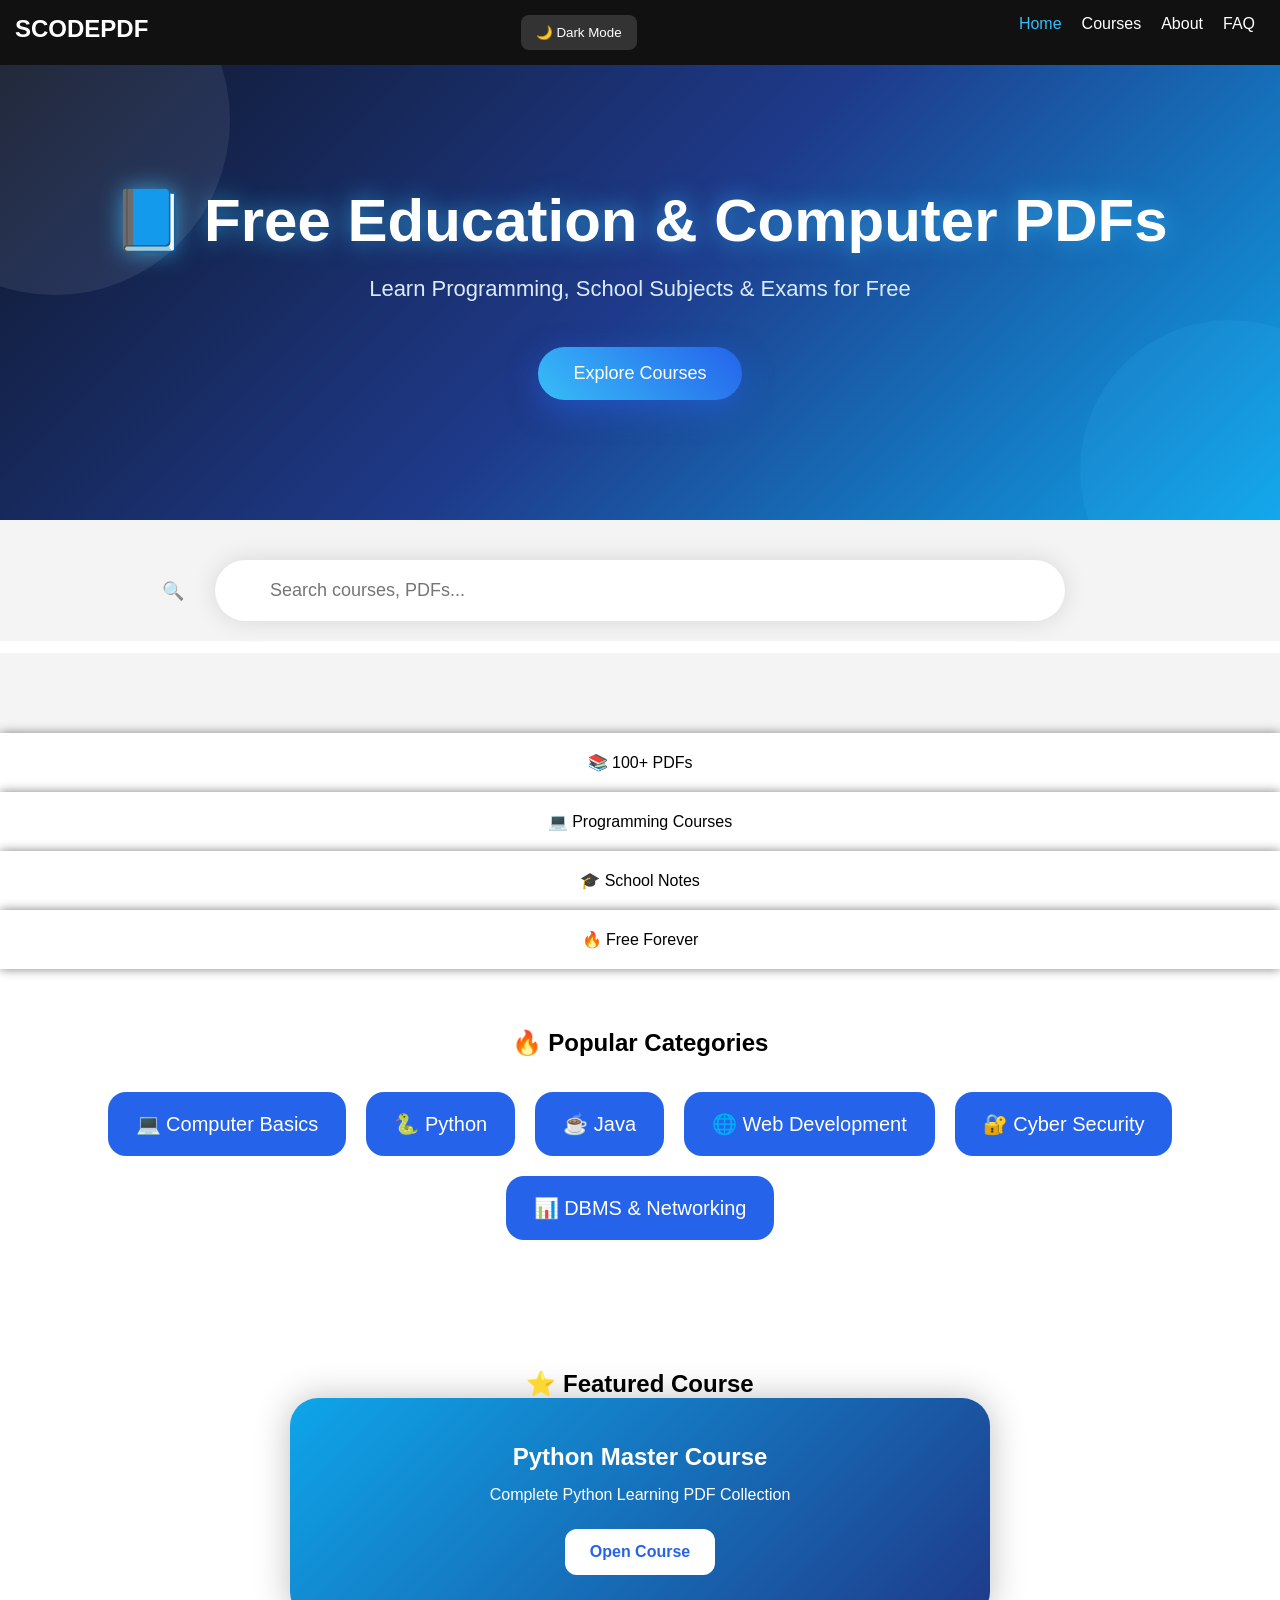
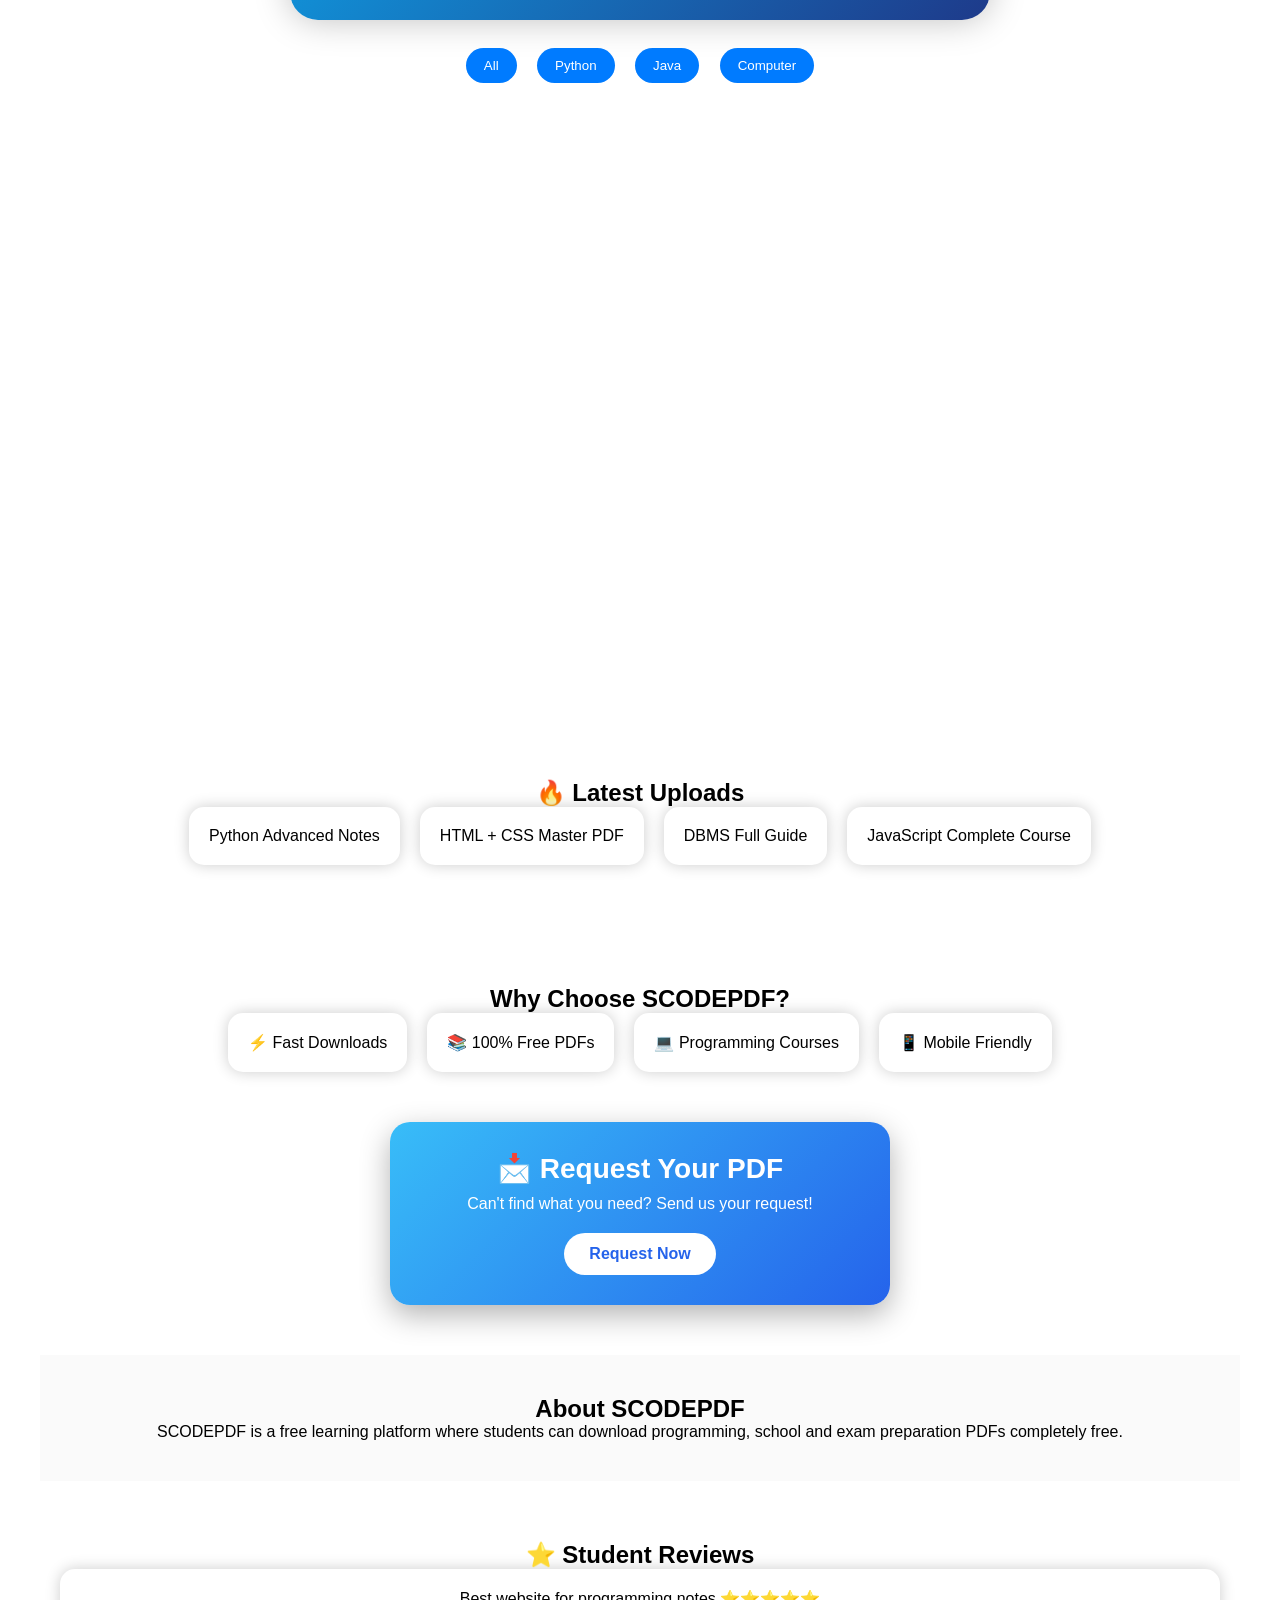
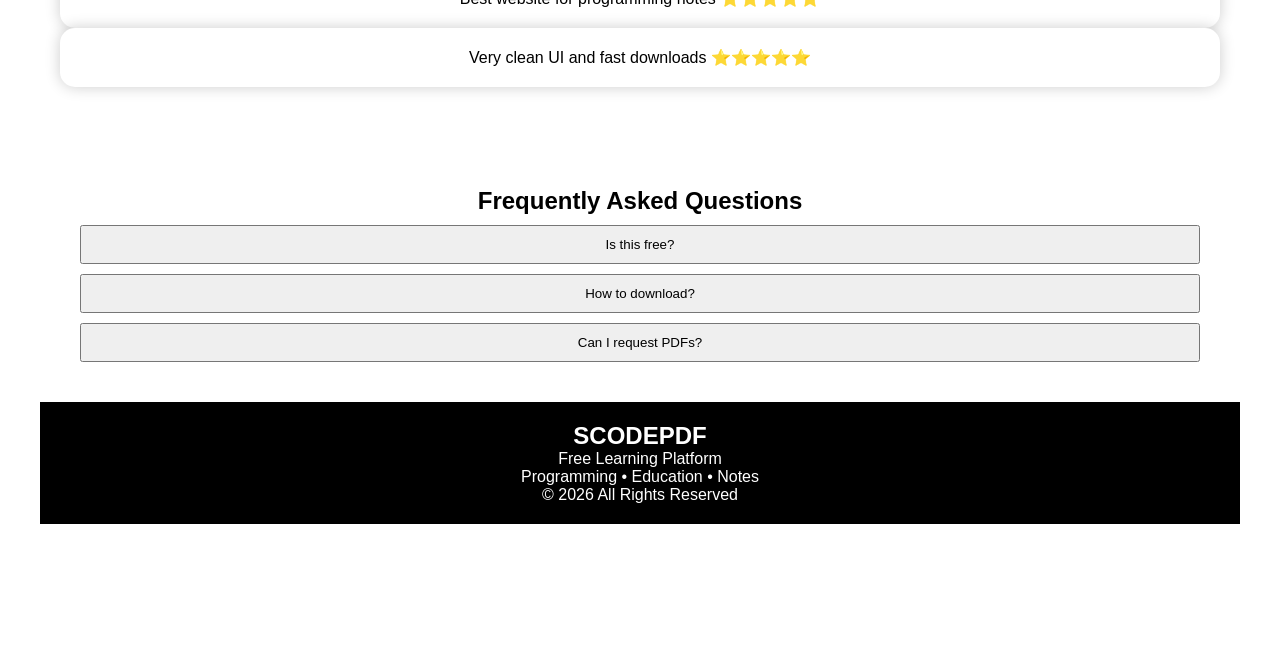
<file: index.html>
<!DOCTYPE html>
<html lang="en">
<head>
<meta charset="UTF-8">
<meta name="viewport" content="width=device-width, initial-scale=1.0">
<title>SCODEPDF - Ultimate Learning Hub</title>
<meta name="description"
content="Download free Programming PDFs, Python Notes, Java, C++, School Notes and Study Material from SCODEPDF.">

<meta name="keywords"
content="python pdf, java notes, c++ pdf, free education pdf, programming notes, scodepdf">

<meta name="author"
content="SCODEPDF">
<link rel="stylesheet" href="style.css">
<link
rel="manifest"
href="manifest.json">
</head>
<body>
  <div id="progressBar"></div>

<!-- NAVBAR -->
<nav class="navbar">
  <h1 class="logo">SCODEPDF</h1>
  <button id="themeBtn" onclick="toggleTheme()">
🌙 Dark Mode
</button>
  <ul>
    <li><a href="#home">Home</a></li>
    <li><a href="#courses">Courses</a></li>
    <li><a href="#about">About</a></li>
    <li><a href="#faq">FAQ</a></li>
  </ul>
</nav>

<!-- HERO -->
<section id="home" class="hero">
  <h1>📘 Free Education & Computer PDFs</h1>
  <p>Learn Programming, School Subjects & Exams for Free</p>
  <button onclick="document.getElementById('courses').scrollIntoView({behavior:'smooth'})">
    Explore Courses
  </button>
</section>
<div class="search-box">
  <div class="search-wrapper">

    <span class="search-icon">🔍</span>

    <input 
      type="text" 
      id="search" 
      placeholder="Search courses, PDFs..." 
      onkeyup="searchPDF()"
      oninput="showSuggestions()"
    >

  </div>

  <!-- SUGGESTIONS BOX -->
  <div id="suggestions"></div>
</div>

<p id="resultCount"></p>

<!-- STATS -->
<section class="stats">
 </section>
  <div class="box">📚 100+ PDFs</div>
  <div class="box">💻 Programming Courses</div>
  <div class="box">🎓 School Notes</div>
  <div class="box">🔥 Free Forever</div>
</section>

 <!-- POPULAR CATEGORIES -->

<section class="categories">

<h2>🔥 Popular Categories</h2>
<div class="cat-grid">

<a href="computer.html" class="cat-card">
💻 Computer Basics
</a>

<a href="pythonPage.html" class="cat-card">
🐍 Python
</a>

<a href="java.html" class="cat-card">
☕ Java
</a>

<a href="webdev.html" class="cat-card">
🌐 Web Development
</a>

<a href="cyber.html" class="cat-card">
🔐 Cyber Security
</a>

<a href="dbms.html" class="cat-card">
📊 DBMS & Networking
</a>

</div>

</section>

<!-- FEATURED COURSE -->

<section class="featured">

<h2>⭐ Featured Course</h2>

<div class="featured-card">

<h1>Python Master Course</h1>

<p>
Complete Python Learning PDF Collection
</p>

<a href="#">
Open Course
</a>

</div>


<div class="filters">

<button onclick="filterCards('all')">

All

</button>

<button onclick="filterCards('python')">

Python

</button>

<button onclick="filterCards('java')">

Java

</button>

<button onclick="filterCards('computer')">

Computer

</button>

</div>

<!-- COURSES -->
<section id="courses" class="courses">

<!-- 1 -->
<div class="card">
<h2>Python Basics</h2>
<p>Complete Python Guide</p>
<a href="pdfs/python.pdf" target="_blank">Download</a>
</div>

<!-- 2 -->
<div class="card">
<h2>C++ Full Course</h2>
<p>Programming Guide</p>
<a href="c++.pdf" target="_blank">Download</a>
</div>

<!-- 3 -->
<div class="card">
<h2>Java Course</h2>
<p>Java Programming PDF</p>
<a href="pdfs/java.pdf" target="_blank">Download</a>
</div>

<!-- 4 -->
<div class="card">
<h2>JavaScript Notes</h2>
<p>JS Full Guide</p>
<a href="./javascript.pdf" target="_blank">Download</a>
</div>

<!-- 5 -->
<div class="card">
<h2>HTML Complete</h2>
<p>Web Development Basics</p>
<a href="pdfs/html.pdf" target="_blank">Download</a>
</div>

<!-- 6 -->
<div class="card">
<h2>CSS Mastery</h2>
<p>Designing Guide</p>
<a href="pdfs/css.pdf" target="_blank">Download</a>
</div>

<!-- 7 -->
<div class="card">
<h2>Math Class 10</h2>
<p>Board Exam Notes</p>
<a href="pdfs/math10.pdf" target="_blank">Download</a>
</div>

<!-- 8 -->
<div class="card">
<h2>Science Notes</h2>
<p>Physics + Chemistry</p>
<a href="pdfs/science.pdf" target="_blank">Download</a>
</div>

<!-- 9 -->
<div class="card">
<h2>English Grammar</h2>
<p>Basic to Advanced</p>
<a href="pdfs/english.pdf" target="_blank">Download</a>
</div>

<!-- 10 -->
<div class="card">
<h2>Computer Basics</h2>
<p>DCA | ADCA PDF</p>
<a href="computer.html">
Open Course
</a>
</div>

<!-- 11 -->
<div class="card">
<h2>Operating System</h2>
<p>OS Full Notes</p>
<a href="pdfs/os.pdf" target="_blank">Download</a>
</div>

<!-- 12 -->
<div class="card">
<h2>DBMS Notes</h2>
<p>Database Guide</p>
<a href="Dbms.pdf" target="_blank">Download</a>
</div>

<!-- 13 -->
<div class="card">
<h2>Networking</h2>
<p>Computer Networks PDF</p>
<a href="pdfs/network.pdf" target="_blank">Download</a>
</div>

<!-- 14 -->
<div class="card">
<h2>Cyber Security</h2>
<p>Security Basics</p>
<a href="pdfs/security.pdf" target="_blank">Download</a>
</div>

</section>
<section class="latest">

<h2>🔥 Latest Uploads</h2>

<div class="latest-box">

<div class="latest-card">
Python Advanced Notes
</div>

<div class="latest-card">
HTML + CSS Master PDF
</div>

<div class="latest-card">
DBMS Full Guide
</div>

<div class="latest-card">
JavaScript Complete Course
</div>

</div>

</section>
<section class="why">

<h2>Why Choose SCODEPDF?</h2>

<div class="why-grid">

<div class="feature">
⚡ Fast Downloads
</div>

<div class="feature">
📚 100% Free PDFs
</div>

<div class="feature">
💻 Programming Courses
</div>

<div class="feature">
📱 Mobile Friendly
</div>

</div>
<div class="request-card">
  <h2>📩 Request Your PDF</h2>
  <p>Can't find what you need? Send us your request!</p>

  <a class="request-btn" href="https://docs.google.com/forms/d/e/1FAIpQLScFQND764qGvV4tms-mjFQaKdmQ1Nl7iS6uo22m9bsxbUPhfw/viewform?usp=pp_url" target="_blank">
    Request Now
  </a>
</div>


<!-- ABOUT -->
<section id="about" class="about">
  <h2>About SCODEPDF</h2>
  <p>
    SCODEPDF is a free learning platform where students can download programming,
    school and exam preparation PDFs completely free.
  </p>
</section>
<section class="review">

<h2>⭐ Student Reviews</h2>

<div class="review-card">
Best website for programming notes ⭐⭐⭐⭐⭐
</div>

<div class="review-card">
Very clean UI and fast downloads ⭐⭐⭐⭐⭐
</div>

</section>

<!-- FAQ -->
<section id="faq" class="faq">

<h2>Frequently Asked Questions</h2>

<div class="faq-item">
<button onclick="toggleFAQ(this)">Is this free?</button>
<p>Yes, 100% free for all students.</p>
</div>

<div class="faq-item">
<button onclick="toggleFAQ(this)">How to download?</button>
<p>Click download button and file will start downloading.</p>
</div>

<div class="faq-item">
<button onclick="toggleFAQ(this)">Can I request PDFs?</button>
<p>Yes, feature coming soon.</p>
</div>

</section>


<!-- FOOTER -->
<footer>

<h2>SCODEPDF</h2>

<p>Free Learning Platform</p>

<p>

Programming • Education • Notes

</p>

<p>

© 2026 All Rights Reserved

</p>

</footer>

<button id="topBtn" onclick="topFunction()">
⬆
</button>

<button id="installBtn">
📲 Download App
</button>


<script src="script.js"></script>

</body>
</html>
</file>
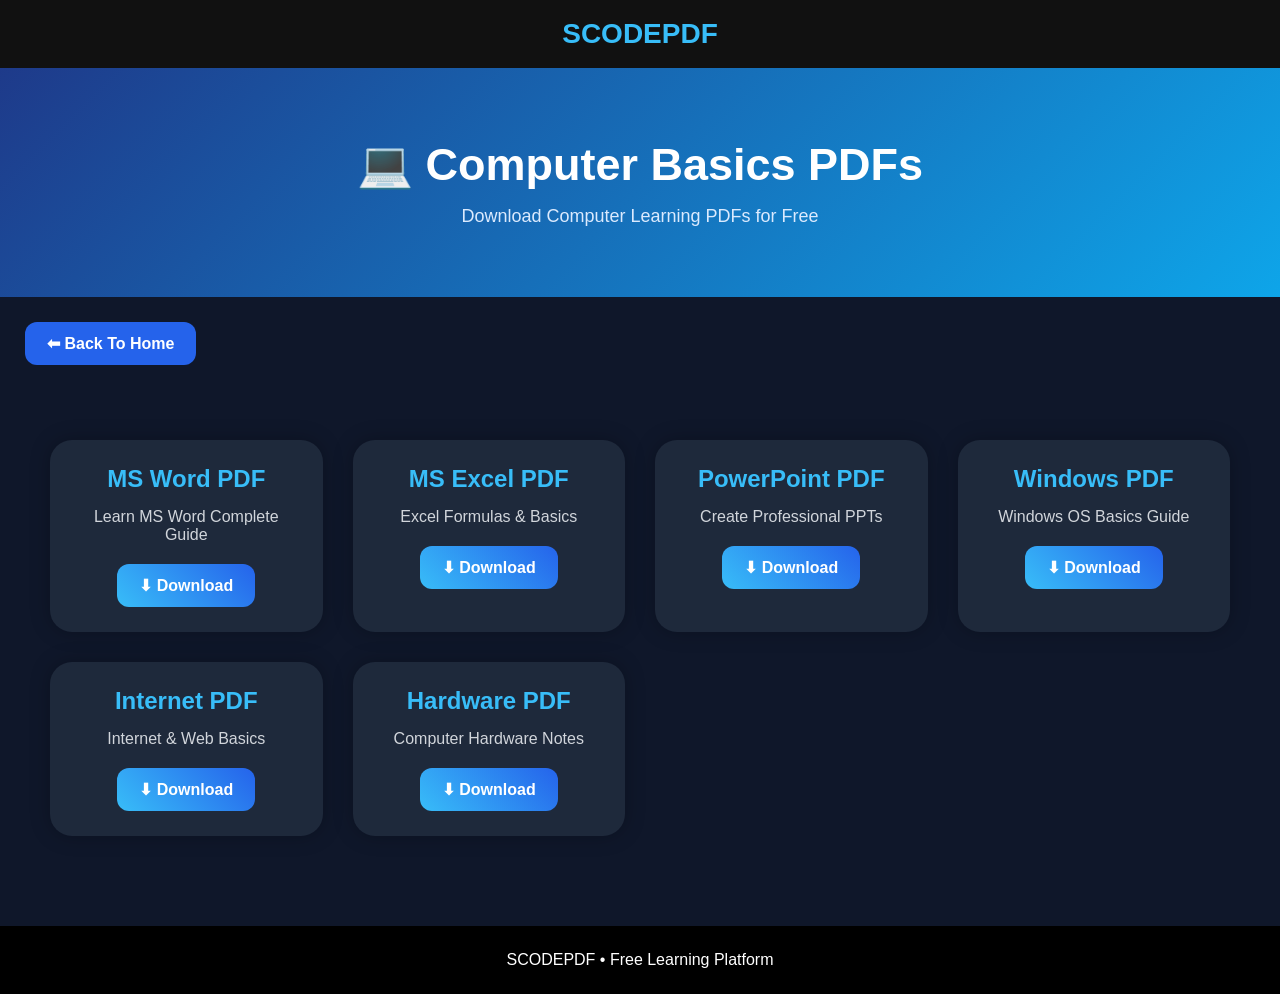
<file: computer.html>
<!DOCTYPE html>
<html lang="en">
<head>
<meta charset="UTF-8">
<meta name="viewport" content="width=device-width, initial-scale=1.0">

<title>Computer Basics - SCODEPDF</title>

<style>

*{
margin:0;
padding:0;
box-sizing:border-box;
font-family:Arial;
}

body{
background:#0f172a;
color:white;
}

.navbar{
background:#111;
padding:18px;
text-align:center;
font-size:28px;
font-weight:bold;
color:#38bdf8;
position:sticky;
top:0;
}

.hero{
text-align:center;
padding:70px 20px;
background:
linear-gradient(135deg,#1e3a8a,#0ea5e9);
}

.hero h1{
font-size:45px;
margin-bottom:15px;
}

.hero p{
font-size:18px;
color:#dbeafe;
}

.grid{
display:grid;
grid-template-columns:
repeat(auto-fit,minmax(250px,1fr));

gap:30px;

padding:50px;
}

.card{

background:#1e293b;

padding:25px;

border-radius:22px;

text-align:center;

transition:.35s;

box-shadow:
0 0 20px rgba(0,0,0,.25);

}

.card:hover{

transform:
translateY(-10px);

box-shadow:
0 0 35px rgba(56,189,248,.45);

}

.card h2{

margin-bottom:15px;

color:#38bdf8;

}

.card p{

margin-bottom:20px;

color:#d1d5db;

}

.card a{

display:inline-block;

padding:12px 22px;

background:
linear-gradient(
45deg,
#38bdf8,
#2563eb
);

color:white;

text-decoration:none;

border-radius:12px;

font-weight:bold;

}

.card a:hover{

opacity:.9;

}

footer{

text-align:center;

padding:25px;

background:#000;

margin-top:40px;

}
.backBtn{

display:inline-block;

margin:25px;

padding:12px 22px;

background:#2563eb;

color:white;

text-decoration:none;

border-radius:12px;

font-weight:bold;

}

</style>
</head>

<body>

<div class="navbar">
SCODEPDF
</div>

<section class="hero">

<h1>💻 Computer Basics PDFs</h1>

<p>
Download Computer Learning PDFs
for Free
</p>

</section>
<a href="index.html" class="backBtn">
⬅ Back To Home
</a>

<div class="grid">

<div class="card">
<h2>MS Word PDF</h2>
<p>Learn MS Word Complete Guide</p>
<a href="pdfs/msword.pdf" download>
⬇ Download
</a>
</div>

<div class="card">
<h2>MS Excel PDF</h2>
<p>Excel Formulas & Basics</p>
<a href="pdfs/excel.pdf" download>
⬇ Download
</a>
</div>

<div class="card">
<h2>PowerPoint PDF</h2>
<p>Create Professional PPTs</p>
<a href="pdfs/ppt.pdf" download>
⬇ Download
</a>
</div>

<div class="card">
<h2>Windows PDF</h2>
<p>Windows OS Basics Guide</p>
<a href="pdfs/windows.pdf" download>
⬇ Download
</a>
</div>

<div class="card">
<h2>Internet PDF</h2>
<p>Internet & Web Basics</p>
<a href="pdfs/internet.pdf" download>
⬇ Download
</a>
</div>

<div class="card">
<h2>Hardware PDF</h2>
<p>Computer Hardware Notes</p>
<a href="pdfs/hardware.pdf" download>
⬇ Download
</a>
</div>

</div>

<footer>

SCODEPDF • Free Learning Platform

</footer>

</body>
</html>
</file>
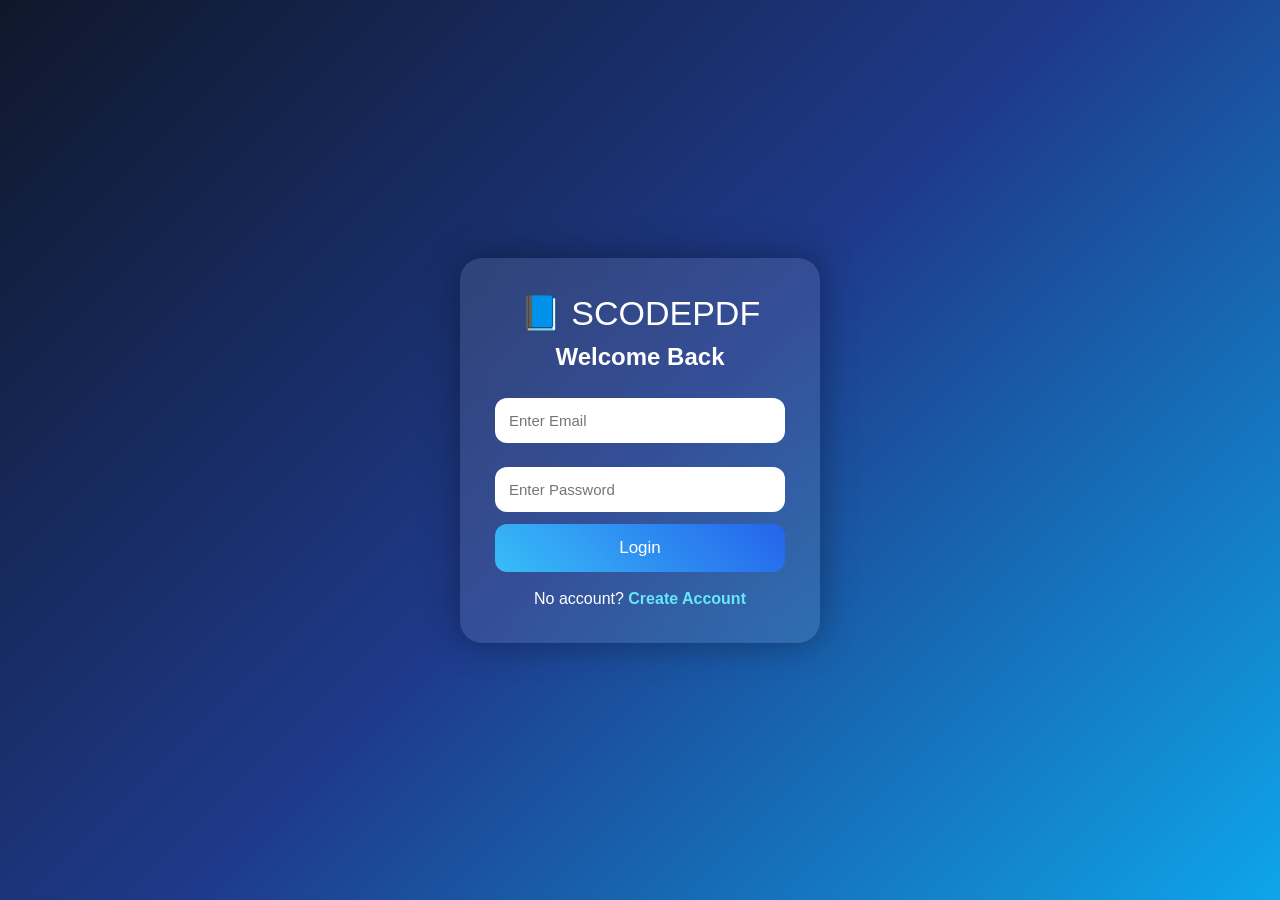
<file: login.html>
<!DOCTYPE html>
<html lang="en">
<head>
<meta charset="UTF-8">
<meta name="viewport" content="width=device-width, initial-scale=1.0">
<title>SCODEPDF Login</title>

<style>

*{
margin:0;
padding:0;
box-sizing:border-box;
font-family:Arial,sans-serif;
}

body{
display:flex;
justify-content:center;
align-items:center;
height:100vh;
background:linear-gradient(135deg,#0f172a,#1e3a8a,#0ea5e9);
}

.container{
width:360px;
background:rgba(255,255,255,.1);
backdrop-filter:blur(12px);
padding:35px;
border-radius:22px;
text-align:center;
box-shadow:0 0 35px rgba(0,0,0,.35);
color:white;
}

.logo{
font-size:34px;
margin-bottom:10px;
}

h2{
margin-bottom:15px;
}

input{
width:100%;
padding:14px;
margin:12px 0;
border:none;
border-radius:12px;
outline:none;
font-size:15px;
}

button{
width:100%;
padding:14px;
border:none;
border-radius:12px;
background:linear-gradient(45deg,#38bdf8,#2563eb);
color:white;
font-size:17px;
cursor:pointer;
transition:.3s;
}

button:hover{
transform:scale(1.04);
}

a{
color:#67e8f9;
text-decoration:none;
font-weight:bold;
}

p{
margin-top:18px;
}

/* POPUP */

#popup{

position:fixed;
top:0;
left:0;
width:100%;
height:100%;
background:rgba(0,0,0,.65);

display:flex;
justify-content:center;
align-items:center;

}

.popup-box{

background:white;
color:#111;

padding:30px;
border-radius:22px;

text-align:center;

width:330px;

box-shadow:0 0 35px rgba(0,0,0,.35);

animation:pop .35s ease;

}

.popup-box h3{

margin-bottom:10px;

}

.popup-box p{

margin:14px 0;

color:#444;

}

.popup-box button{

margin-top:12px;

background:linear-gradient(45deg,#38bdf8,#2563eb);

}

@keyframes pop{

from{
transform:scale(.7);
opacity:0;
}

to{
transform:scale(1);
opacity:1;
}

}

</style>
</head>
<body>

<div class="container">

<div class="logo">

📘 SCODEPDF

</div>

<h2>Welcome Back</h2>

<input
type="email"
id="email"
placeholder="Enter Email">

<input
type="password"
id="password"
placeholder="Enter Password">

<button onclick="login()">

Login

</button>

<p>

No account?

<a href="signup.html">

Create Account

</a>

</p>

</div>

<script>

function login(){

localStorage.setItem(
"loggedIn",
"true"
);

document.body.insertAdjacentHTML(

"beforeend",

`<div id="popup">

<div class="popup-box">

<h3>

✅ Login Successful!

</h3>

<p>

Welcome Back to SCODEPDF 🚀

</p>

<button onclick="goHome()">

Continue →

</button>

</div>

</div>`

);

}

function goHome(){

window.location.href=
"index.html";

}

</script>

</body>
</html>
</file>
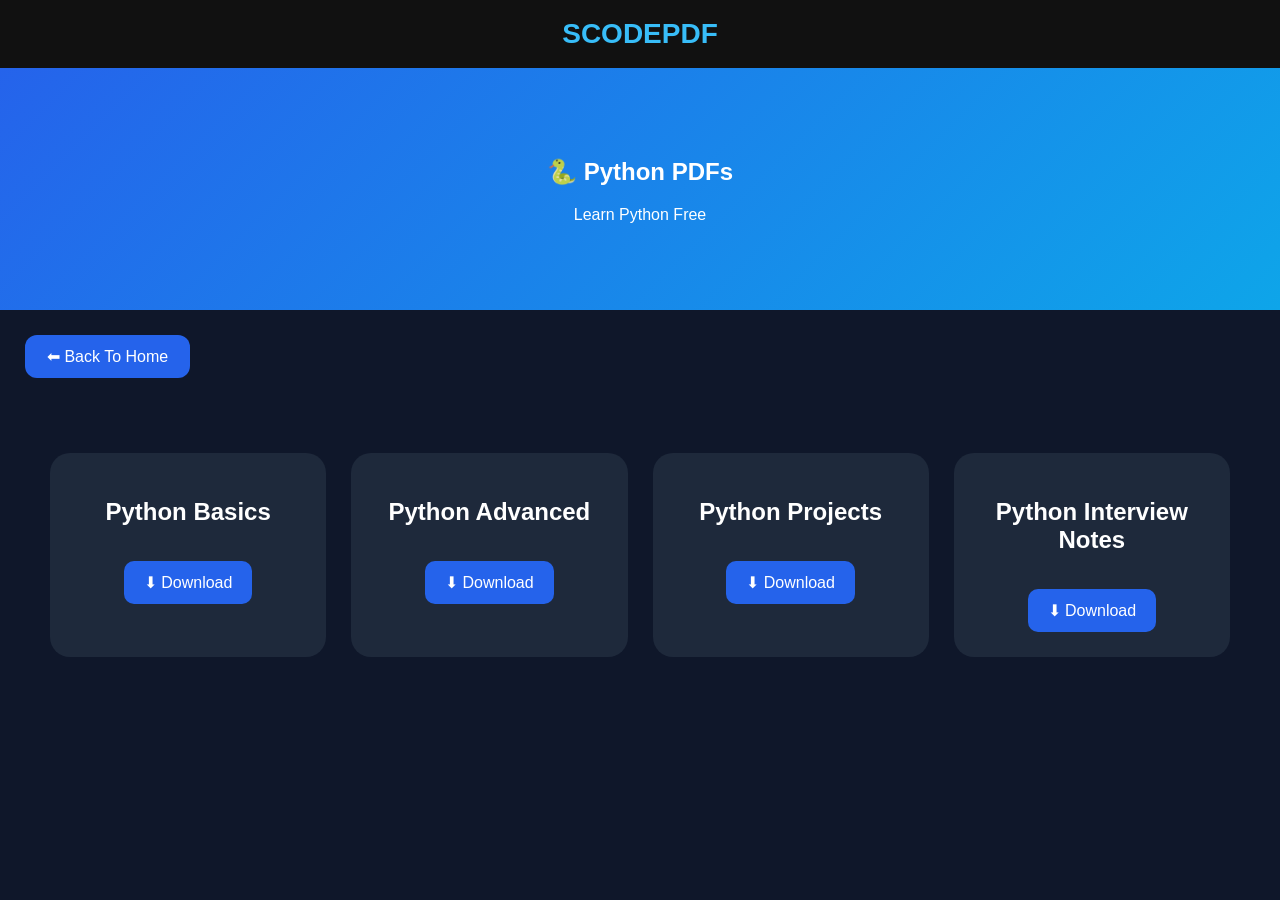
<file: pythonPage.html>
<!DOCTYPE html>
<html>
<head>
<title>Python Courses - SCODEPDF</title>

<style>

body{
margin:0;
font-family:Arial;
background:#0f172a;
color:white;
}

.navbar{
background:#111;
padding:18px;
text-align:center;
font-size:28px;
font-weight:bold;
color:#38bdf8;
}

.hero{
padding:70px 20px;
text-align:center;
background:linear-gradient(135deg,#2563eb,#0ea5e9);
}

.grid{
display:grid;
grid-template-columns:
repeat(auto-fit,minmax(250px,1fr));

gap:25px;
padding:50px;
}

.card{
background:#1e293b;
padding:25px;
border-radius:20px;
text-align:center;
transition:.3s;
}

.card:hover{
transform:translateY(-8px);
}

.card a{
display:inline-block;
margin-top:15px;
padding:12px 20px;
background:#2563eb;
color:white;
text-decoration:none;
border-radius:10px;
}

.backBtn{
display:inline-block;
margin:25px;
padding:12px 22px;
background:#2563eb;
color:white;
text-decoration:none;
border-radius:12px;
}

</style>
</head>

<body>

<div class="navbar">
SCODEPDF
</div>

<section class="hero">

<h1>🐍 Python PDFs</h1>

<p>
Learn Python Free
</p>

</section>

<a href="index.html" class="backBtn">
⬅ Back To Home
</a>

<div class="grid">

<div class="card">
<h2>Python Basics</h2>
<a href="pdfs/python-basics.pdf" download>
⬇ Download
</a>
</div>

<div class="card">
<h2>Python Advanced</h2>
<a href="pdfs/python-advanced.pdf" download>
⬇ Download
</a>
</div>

<div class="card">
<h2>Python Projects</h2>
<a href="pdfs/python-projects.pdf" download>
⬇ Download
</a>
</div>

<div class="card">
<h2>Python Interview Notes</h2>
<a href="pdfs/python-interview.pdf" download>
⬇ Download
</a>
</div>

</div>

</body>
</html>
</file>
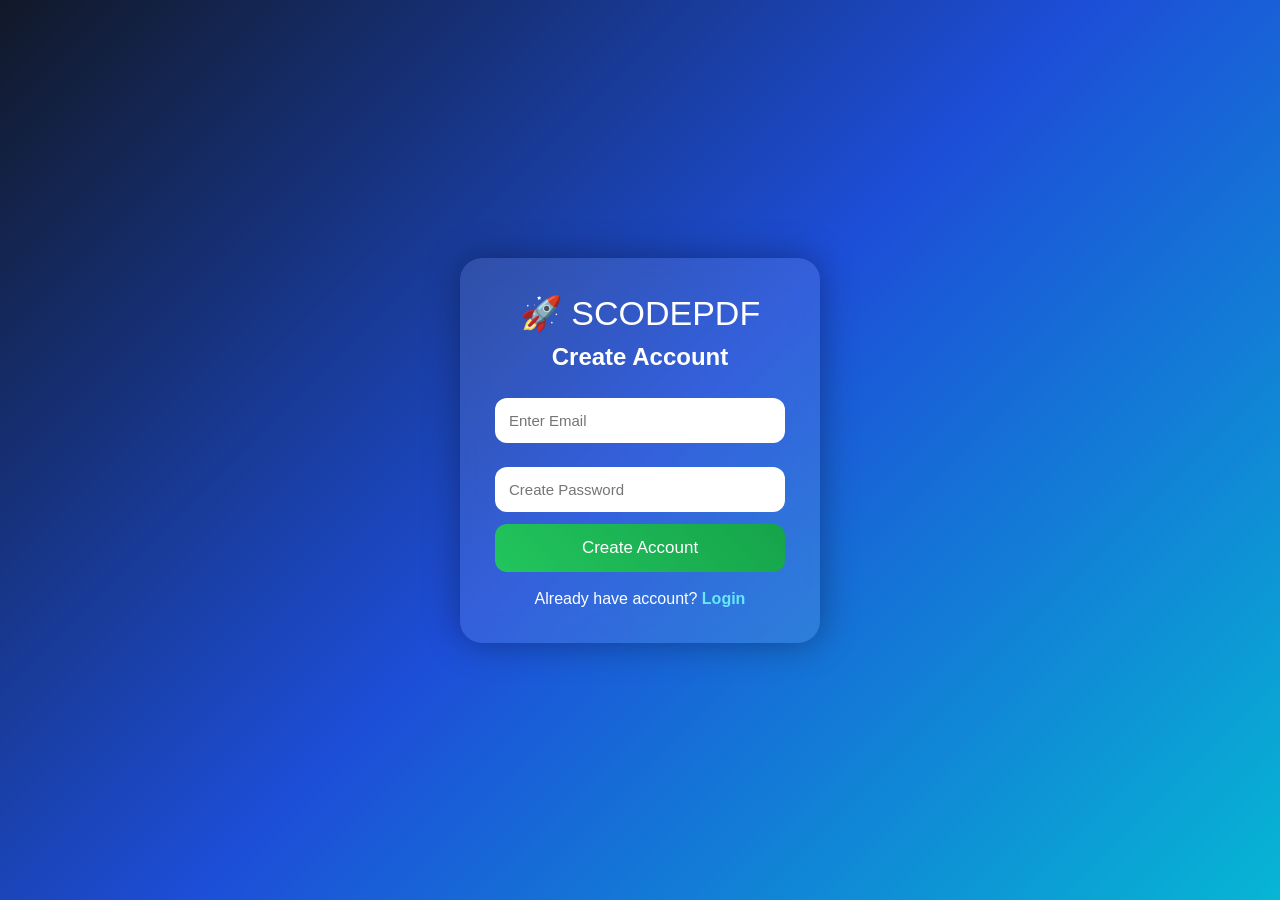
<file: signup.html>
<!DOCTYPE html>
<html lang="en">
<head>
<meta charset="UTF-8">
<meta name="viewport" content="width=device-width, initial-scale=1.0">
<title>SCODEPDF Signup</title>

<style>

*{
margin:0;
padding:0;
box-sizing:border-box;
font-family:Arial,sans-serif;
}

body{
display:flex;
justify-content:center;
align-items:center;
height:100vh;
background:linear-gradient(135deg,#111827,#1d4ed8,#06b6d4);
}

.container{
width:360px;
background:rgba(255,255,255,.1);
backdrop-filter:blur(12px);
padding:35px;
border-radius:22px;
text-align:center;
box-shadow:0 0 35px rgba(0,0,0,.35);
color:white;
}

.logo{
font-size:34px;
margin-bottom:10px;
}

h2{
margin-bottom:15px;
}

input{
width:100%;
padding:14px;
margin:12px 0;
border:none;
border-radius:12px;
outline:none;
font-size:15px;
}

button{
width:100%;
padding:14px;
border:none;
border-radius:12px;
background:linear-gradient(45deg,#22c55e,#16a34a);
color:white;
font-size:17px;
cursor:pointer;
transition:.3s;
}

button:hover{
transform:scale(1.04);
}

a{
color:#67e8f9;
text-decoration:none;
font-weight:bold;
}

p{
margin-top:18px;
}

/* POPUP */

#popup{

position:fixed;
top:0;
left:0;
width:100%;
height:100%;
background:rgba(0,0,0,.65);

display:flex;
justify-content:center;
align-items:center;

}

.popup-box{

background:white;
color:#111;

padding:30px;
border-radius:22px;

text-align:center;

width:330px;

box-shadow:0 0 35px rgba(0,0,0,.35);

animation:pop .35s ease;

}

.popup-box h3{

margin-bottom:10px;

}

.popup-box p{

margin:14px 0;

color:#444;

}

.popup-box button{

margin-top:12px;

background:linear-gradient(45deg,#22c55e,#16a34a);

}

@keyframes pop{

from{

transform:scale(.7);
opacity:0;

}

to{

transform:scale(1);
opacity:1;

}

}

</style>
</head>
<body>

<div class="container">

<div class="logo">

🚀 SCODEPDF

</div>

<h2>Create Account</h2>

<input
type="email"
id="email"
placeholder="Enter Email">

<input
type="password"
id="password"
placeholder="Create Password">

<button onclick="signup()">

Create Account

</button>

<p>

Already have account?

<a href="login.html">

Login

</a>

</p>

</div>

<script>

function signup(){

localStorage.setItem(
"loggedIn",
"true"
);

document.body.insertAdjacentHTML(

"beforeend",

`<div id="popup">

<div class="popup-box">

<h3>

✅ Account Created Successfully!

</h3>

<p>

Welcome to SCODEPDF 🚀

Your account is ready.

</p>

<button onclick="goHome()">

Continue →

</button>

</div>

</div>`

);

}

function goHome(){

window.location.href=
"index.html";

}

</script>

</body>
</html>
</file>
<file: style.css>
*{
margin:0;
padding:0;
box-sizing:border-box;
font-family:Arial;
scroll-behavior:smooth;
}

/* NAVBAR */
.navbar{
display:flex;
justify-content:space-between;
background:#111;
color:white;
padding:15px;
position:sticky;
top:0;
z-index:1000;
animation:slideDown 1s;
}

.navbar ul{
display:flex;
list-style:none;
}

.navbar ul li{
margin:0 10px;
}

.navbar ul li a{
color:white;
text-decoration:none;
}

/* HERO */
.hero{
text-align:center;
padding:100px 20px;
background:linear-gradient(135deg,#6a11cb,#2575fc);
color:white;
animation:fadeIn 2s;
}

.hero button{
padding:10px 20px;
margin-top:10px;
border:none;
cursor:pointer;
}

/* STATS */
.stats{
display:flex;
justify-content:center;
align-items:center;
gap:20px;
padding:40px 20px;
background:#f4f4f4;
flex-wrap:wrap;
}

.box{
background:white;
padding:20px;
min-width:220px;
text-align:center;
box-shadow:0 0 10px gray;
transition:0.3s;
}

.box:hover{
transform:scale(1.1);
}

/* PRO SEARCH BOX */

.search-box{

display:flex;
/* PRO SEARCH BOX */

.search-box{

display:flex;

justify-content:center;

padding:35px 20px;

background:#f4f4f4;

}

.search-box input{

width:70%;

max-width:850px;

padding:18px 25px;

border:none;

border-radius:50px;

font-size:17px;

outline:none;

box-shadow:
0 0 20px rgba(0,0,0,.12);

transition:.3s;

}

.search-box input:focus{

transform:scale(1.02);

box-shadow:
0 0 25px rgba(37,99,235,.35);

}
justify-content:center;

padding:35px 20px;

background:#f4f4f4;

}

.search-box input{

width:70%;

max-width:850px;

padding:18px 25px;

border:none;

border-radius:50px;

font-size:17px;

outline:none;

box-shadow:
0 0 20px rgba(0,0,0,.12);

transition:.3s;

}

.search-box input:focus{

transform:scale(1.02);

box-shadow:
0 0 25px rgba(37,99,235,.35);

}

/* COURSES */
.courses{
display:flex;
flex-wrap:wrap;
justify-content:center;
padding:20px;
}

.card{
width:250px;
margin:10px;
padding:15px;
background:white;
box-shadow:0 0 10px gray;
transition:0.3s;
animation:fadeInUp 1s;
}

.card:hover{
transform:scale(1.05);
}

.card a{
display:inline-block;
margin-top:10px;
padding:8px;
background:green;
color:white;
text-decoration:none;
}

/* ABOUT */
.about{
padding:40px;
text-align:center;
background:#fafafa;
}

/* FAQ */
.faq{
padding:40px;
}

.faq-item button{
width:100%;
padding:10px;
margin-top:10px;
cursor:pointer;
}

.faq-item p{
display:none;
padding:10px;
background:#eee;
}

/* FOOTER */
footer{
text-align:center;
padding:20px;
background:black;
color:white;
}

/* ANIMATIONS */
@keyframes fadeIn{
from{opacity:0;}
to{opacity:1;}
}

@keyframes fadeInUp{
from{transform:translateY(20px);opacity:0;}
to{transform:translateY(0);opacity:1;}
}

@keyframes slideDown{
from{transform:translateY(-50px);}
to{transform:translateY(0);}
}
/* THEME BUTTON */

#themeBtn{
padding:10px 15px;
background:#333;
color:white;
border:none;
cursor:pointer;
border-radius:8px;
}

/* DARK MODE */

.dark-mode{
background:#121212;
color:white;
}

.dark-mode .navbar{
background:black;
}

.dark-mode .card{
background:#1e1e1e;
color:white;
}

.dark-mode .stats{
background:#222;
}

.dark-mode .about{
background:#1a1a1a;
}

.dark-mode .faq{
background:#202020;
}

.dark-mode footer{
background:#000;
}
/* DARK MODE FIX */

.dark-mode{
background:#121212;
color:white;
}

.dark-mode h1,
.dark-mode h2,
.dark-mode h3,
.dark-mode p,
.dark-mode a,
.dark-mode li,
.dark-mode button{
color:white;
}

.dark-mode .card{
background:#1e1e1e;
color:white;
}

.dark-mode .card p{
color:#ddd;
}

.dark-mode input{
background:#222;
color:white;
border:1px solid #555;
}

.dark-mode .navbar{
background:#000;
}

.dark-mode footer{
background:#000;
color:white;
}
.latest,
.why,
.review{
padding:60px 20px;
text-align:center;
}

.latest-box,
.why-grid{
display:flex;
justify-content:center;
gap:20px;
flex-wrap:wrap;
}

.latest-card,
.feature,
.review-card{

background:white;

padding:20px;

border-radius:15px;

box-shadow:0 0 15px rgba(0,0,0,0.2);

transition:0.4s;

}

.latest-card:hover,
.feature:hover,
.review-card:hover{

transform:translateY(-10px);

box-shadow:0 0 25px rgba(0,0,0,0.4);

}
#topBtn{

position:fixed;

bottom:20px;

right:20px;

padding:15px;

border:none;

border-radius:50%;

background:#007bff;

color:white;

display:none;

cursor:pointer;

}
/* PRO CARD DESIGN */

.card{

border-radius:20px;

overflow:hidden;

transition:0.4s;

}

.card:hover{

transform:translateY(-10px);

box-shadow:0 0 30px rgba(0,123,255,0.5);

}

.hero h1{

font-size:50px;

text-shadow:0 0 20px rgba(255,255,255,0.5);

}
/* MOBILE RESPONSIVE */

@media(max-width:768px){

.navbar{

flex-direction:column;

text-align:center;

}

.navbar ul{

flex-direction:column;

gap:10px;

}

.hero h1{

font-size:32px;

}

.search-box input{

width:90%;

}

.card{

width:90%;

}

}
.filters{

text-align:center;

margin:20px;

}

.filters button{

padding:10px 18px;

margin:8px;

border:none;

border-radius:20px;

cursor:pointer;

background:#007bff;

color:white;

}
#progressBar{

position:fixed;

top:0;

left:0;

height:5px;

background:#00ffcc;

width:0%;

z-index:9999;

}


/* ===== PRO HERO UPGRADE ===== */

.hero{
background:
linear-gradient(135deg,#0f172a,#1e3a8a,#0ea5e9);
padding:120px 20px;
text-align:center;
position:relative;
overflow:hidden;
}

.hero h1{
font-size:60px;
color:#fff;
margin-bottom:20px;
text-shadow:0 0 25px rgba(56,189,248,.7);
}

.hero p{
font-size:22px;
color:#dbeafe;
margin-bottom:35px;
}

.hero button{
background:linear-gradient(45deg,#38bdf8,#2563eb);
color:white;
border:none;
padding:16px 35px;
font-size:18px;
border-radius:40px;
cursor:pointer;
transition:.3s;
box-shadow:0 10px 30px rgba(37,99,235,.5);
}

.hero button:hover{
transform:translateY(-6px) scale(1.05);
}

.hero::before{
content:'';
position:absolute;
width:350px;
height:350px;
background:rgba(255,255,255,.08);
border-radius:50%;
top:-120px;
left:-120px;
}

.hero::after{
content:'';
position:absolute;
width:300px;
height:300px;
background:rgba(56,189,248,.12);
border-radius:50%;
bottom:-100px;
right:-100px;
}
/* REAL PRO CARD UPGRADE */

.card{

background:
rgba(255,255,255,.12);

backdrop-filter:
blur(12px);

border:
1px solid rgba(255,255,255,.15);

}

.dark-mode .latest-card,
.dark-mode .feature,
.dark-mode .review-card{

background:#1e1e1e;
color:white;

}
/* DARK MODE STATS FIX */

.dark-mode .box{

background:#1e1e1e;
color:white;
border:1px solid #333;

}
/* DARK MODE FAQ FIX */

.dark-mode .faq-item button{

background:#1e1e1e;
color:white;
border:1px solid #333;

}

.dark-mode .faq-item p{

background:#2a2a2a;
color:white;

}
/* DARK MODE SECTION CARDS FIX */

.dark-mode .latest-card,
.dark-mode .feature,
.dark-mode .review-card{

background:#1e1e1e;
color:white;
border:1px solid #333;

}

.dark-mode .latest-card:hover,
.dark-mode .feature:hover,
.dark-mode .review-card:hover{

box-shadow:
0 0 25px rgba(56,189,248,.35);

}
#resultCount{

text-align:center;

font-weight:bold;

margin-top:10px;

color:#38bdf8;

}



.request-card{
  margin:50px auto;
  width:80%;
  max-width:500px;
  text-align:center;
  padding:30px;
  border-radius:20px;
  background:linear-gradient(135deg,#38bdf8,#2563eb);
  color:white;
  box-shadow:0 10px 30px rgba(0,0,0,0.3);
  transition:0.3s;
}

.request-card:hover{
  transform:scale(1.05);
}

.request-card h2{
  font-size:28px;
  margin-bottom:10px;
}

.request-card p{
  margin-bottom:20px;
  font-size:16px;
}

.request-btn{
  display:inline-block;
  padding:12px 25px;
  background:white;
  color:#2563eb;
  border-radius:30px;
  text-decoration:none;
  font-weight:bold;
  transition:0.3s;
}

.request-btn:hover{
  background:#111;
  color:white;
}
.dark-mode .request-card{
  background: linear-gradient(135deg,#0ea5e9,#1e3a8a);
  color:white;
  box-shadow:0 10px 30px rgba(0,0,0,0.6);
}

.dark-mode .request-card p{
  color:#e5e7eb;
}

.dark-mode .request-btn{
  background:#fff;
  color:#1e3a8a;
}

.dark-mode .request-btn:hover{
  background:#000;
  color:#fff;
}
/* POPULAR CATEGORIES */

.categories{

padding:60px 20px;
text-align:center;

}

.cat-grid{

display:flex;
justify-content:center;
flex-wrap:wrap;
gap:20px;
margin-top:35px;

}

.cat-card{

background:#2563eb;
color:white;
text-decoration:none;

padding:20px 28px;

border-radius:18px;

font-size:20px;

transition:.35s;

}

.cat-card:hover{

transform:translateY(-8px);

box-shadow:
0 0 25px rgba(37,99,235,.5);

}

/* FEATURED COURSE */

.featured{

padding:70px 20px;

text-align:center;

}

.featured-card{

max-width:700px;

margin:auto;

background:
linear-gradient(
135deg,
#0ea5e9,
#1e3a8a
);

padding:45px;

border-radius:28px;

color:white;

box-shadow:
0 0 35px rgba(0,0,0,.25);

}

.featured-card h1{

margin-bottom:15px;

}

.featured-card p{

margin-bottom:25px;

}

.featured-card a{

display:inline-block;

padding:14px 25px;

background:white;

color:#2563eb;

text-decoration:none;

border-radius:12px;

font-weight:bold;

}
.dark-mode .cat-card{

background:#1e293b;

}

.dark-mode .featured-card{

background:
linear-gradient(
135deg,
#111827,
#1e293b
);

}

.dark-mode .search-box{

background:#121212;

}

.dark-mode .search-box input{

background:#1e1e1e;

color:white;

border:1px solid #444;

}
/* INSTALL APP BUTTON */

#installBtn{

position:fixed;

bottom:90px;

right:20px;

padding:16px 22px;

border:none;

border-radius:50px;

background:
linear-gradient(45deg,#2563eb,#0ea5e9);

color:white;

font-size:16px;

cursor:pointer;

display:none;

z-index:9999;

box-shadow:
0 0 20px rgba(37,99,235,.4);

transition:.3s;

}

#installBtn:hover{

transform:scale(1.05);

}

/* WRAPPER */
.search-box{
  display:flex;
  justify-content:center;
  padding:35px 20px;
  background:#f4f4f4;
}

.search-wrapper{
  position:relative;
  width:100%;
  max-width:1000px;
}

/* INPUT */
.search-wrapper input{
  width:100%;
  padding:20px 60px 20px 55px;
  border:none;
  border-radius:50px;
  font-size:18px;
  outline:none;
  box-shadow:0 0 25px rgba(0,0,0,.12);
  transition:.3s;
}
/* FOCUS */
.search-wrapper input:focus{
  transform:scale(1.02);
  box-shadow:0 0 25px rgba(37,99,235,.35);
}

/* ICON */
.search-icon{
  position:absolute;
  left:20px;
  top:50%;
  transform:translateY(-50%);
  font-size:18px;
  opacity:0.6;
}

/* DARK MODE */
.dark-mode .search-box{
  background:#121212;
}

.dark-mode .search-wrapper input{
  background:#1e1e1e;
  color:white;
  border:1px solid #333;
}
@media(max-width:768px){
  .search-wrapper{
    width:100%;
  }

  .search-wrapper input{
    padding:16px 50px;
    font-size:16px;
  }
}



.search-box{
  display:flex;
  justify-content:center;
  align-items:center;
  flex-direction:column;
  padding:40px 20px 20px;
  background:#f4f4f4;
}
#resultCount{
  text-align:center;
  margin-top:12px;
  font-weight:bold;
  color:#38bdf8;
}
.search-wrapper{
  display:flex;
  justify-content:center;
}
.search-icon{
  position:absolute;
  left:22px;
  top:50%;
  transform:translateY(-50%);
  font-size:18px;
  opacity:0.7;
  pointer-events:none;
}
</file>
